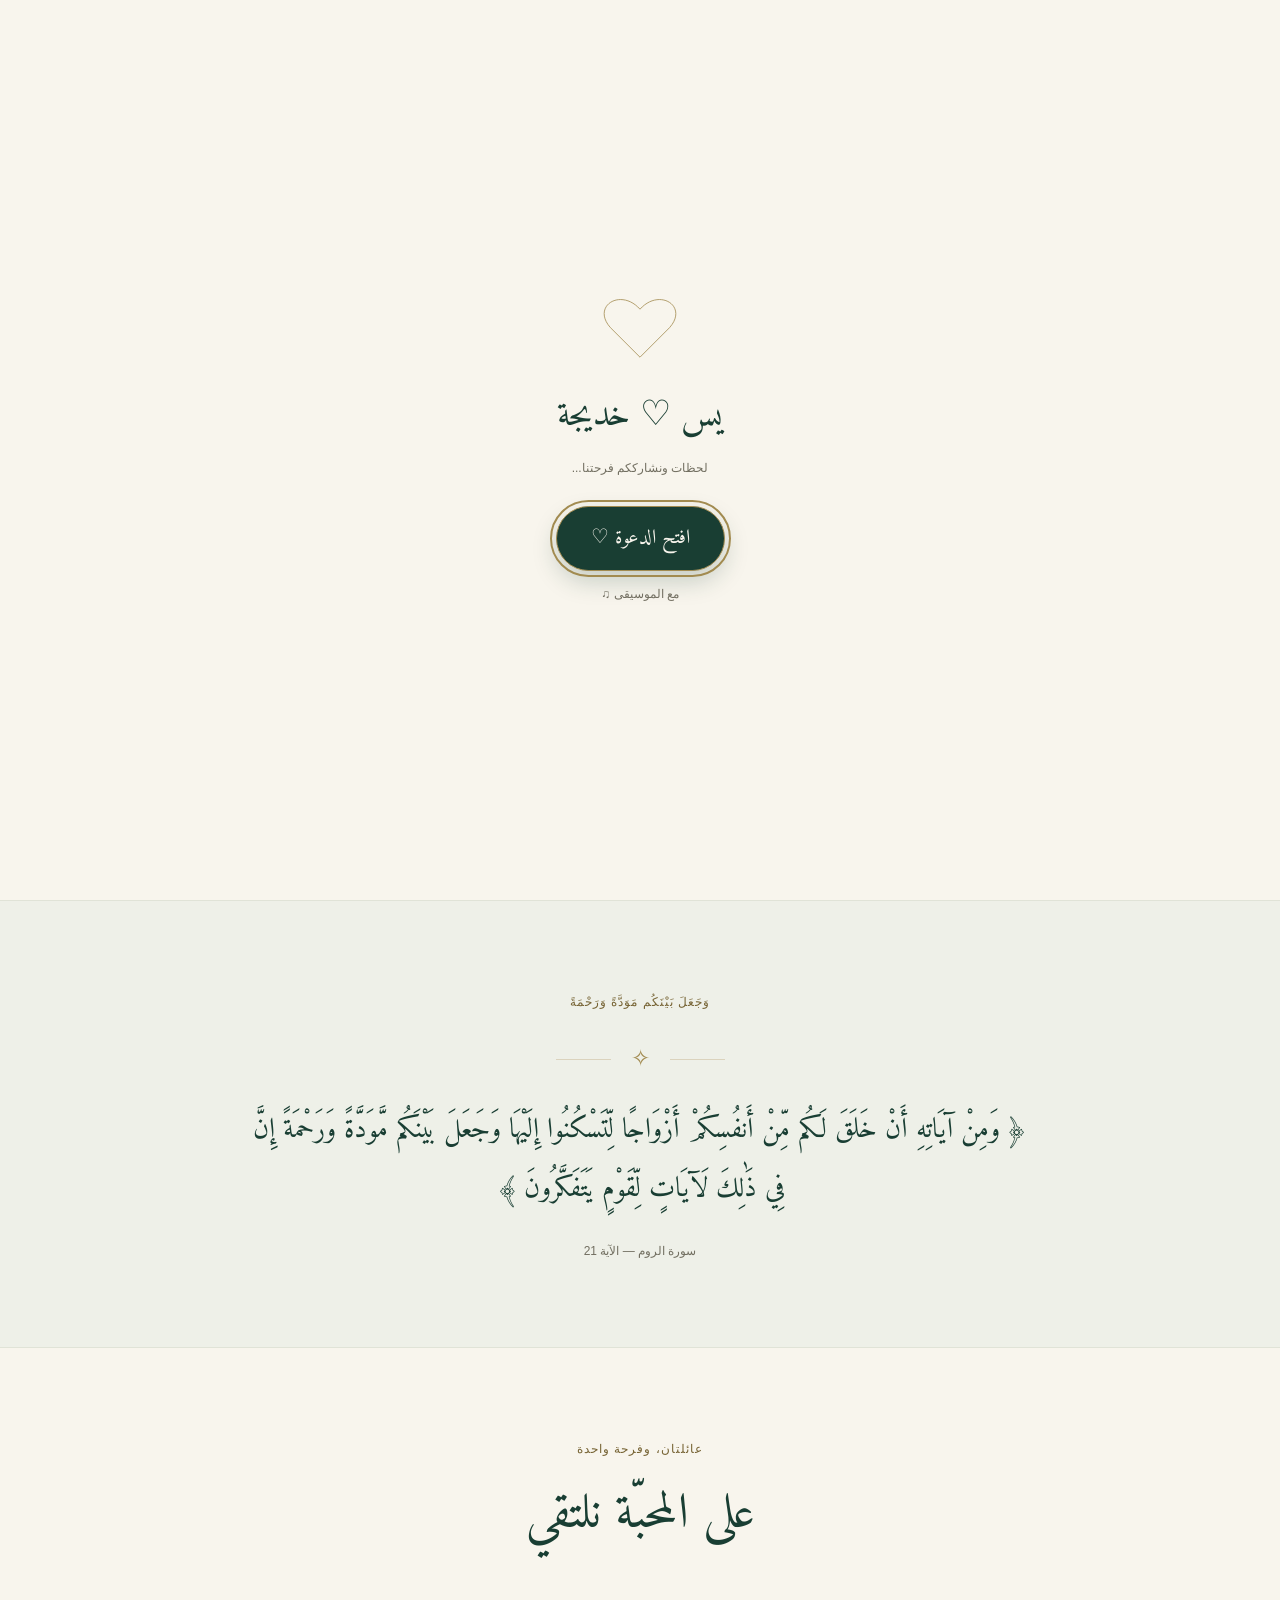
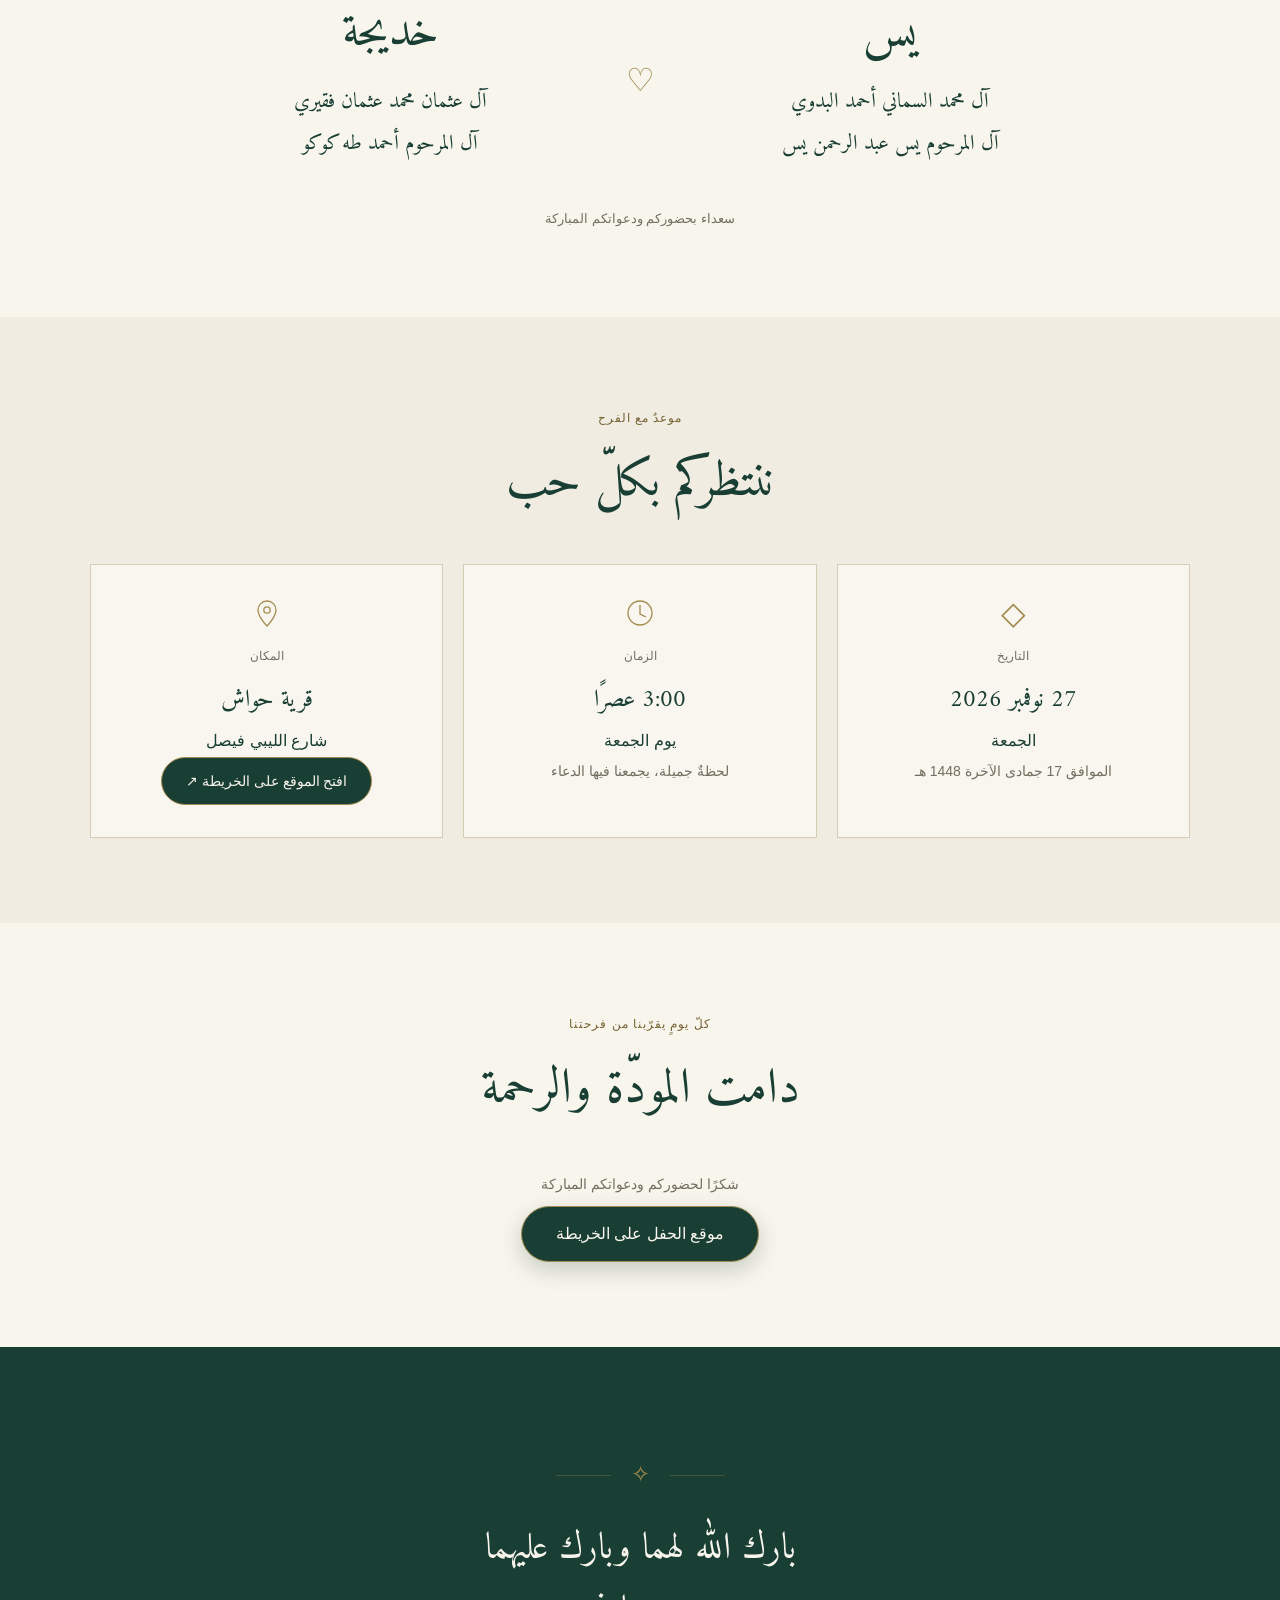
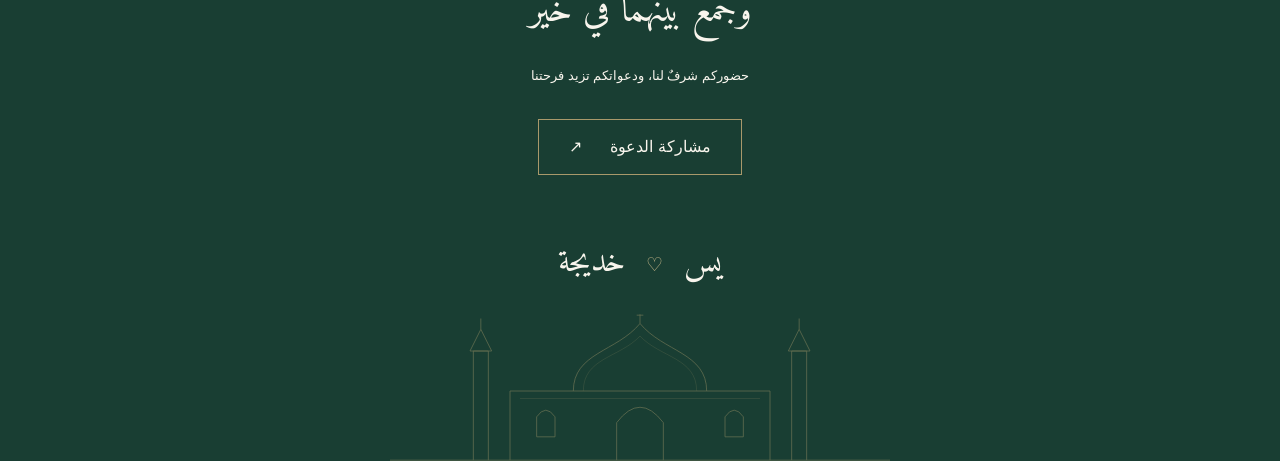
<file: index.html>
<!doctype html>
<html lang="ar" dir="rtl">
  <head>
    <meta charset="utf-8" />
    <meta name="viewport" content="width=device-width, initial-scale=1" />
    <meta name="theme-color" content="#193e33" />
    <title>يس وخديجة | دعوة عقد قران</title>
    <meta
      name="description"
      content="ندعوكم لتناول وجبة الغداء بمناسبة عقد قران يس وخديجة — الجمعة 27 نوفمبر 2026 الساعة 3:00 عصرًا، قرية حواش - شارع الليبي فيصل."
    />
    <meta property="og:title" content="دعوة عقد قران | يس وخديجة" />
    <meta
      property="og:description"
      content="الجمعة 27 نوفمبر 2026 · 3:00 عصرًا · قرية حواش - شارع الليبي فيصل"
    />
    <meta property="og:type" content="website" />
    <meta property="og:locale" content="ar_EG" />
    <meta property="og:url" content="https://wedding-invitation-yassin.ahmedkeejab7.workers.dev/" />
    <meta property="og:site_name" content="دعوة عقد قران يس وخديجة" />
    <meta property="og:image" content="https://wedding-invitation-yassin.ahmedkeejab7.workers.dev/assets/whatsapp-preview.jpg" />
    <meta property="og:image:secure_url" content="https://wedding-invitation-yassin.ahmedkeejab7.workers.dev/assets/whatsapp-preview.jpg" />
    <meta property="og:image:type" content="image/jpeg" />
    <meta property="og:image:width" content="1200" />
    <meta property="og:image:height" content="630" />
    <meta property="og:image:alt" content="دعوة عقد قران يس وخديجة — 27 نوفمبر 2026" />
    <meta name="twitter:card" content="summary_large_image" />
    <meta name="twitter:title" content="دعوة عقد قران | يس وخديجة" />
    <meta name="twitter:description" content="27 نوفمبر 2026 · 3:00 عصرًا · قرية حواش" />
    <meta name="twitter:image" content="https://wedding-invitation-yassin.ahmedkeejab7.workers.dev/assets/whatsapp-preview.jpg" />
    <link rel="canonical" href="https://wedding-invitation-yassin.ahmedkeejab7.workers.dev/" />
    <link rel="stylesheet" href="styles.css" />
    <script type="module" src="script.js"></script>
  </head>
  <body>
    <a class="skip-link" href="#details">الانتقال إلى تفاصيل الدعوة</a>
    <div class="opening" role="dialog" aria-label="دعوة عقد قران يس وخديجة">
      <svg viewBox="0 0 100 90" width="80" height="72">
        <path d="M50 79 13 42C-11 15 26-8 50 19C74-8 111 15 87 42Z" />
      </svg>
      <p class="opening-names">يس ♡ خديجة</p>
      <p>لحظات ونشارككم فرحتنا...</p>
      <button id="open-invite" class="open-invite" type="button" hidden>افتح الدعوة <span aria-hidden="true">♡</span></button>
      <p class="open-hint" hidden>مع الموسيقى ♫</p>
    </div>
    <header class="masthead">
      <a href="#" class="monogram" aria-label="دعوة يس وخديجة">ي <span>♡</span> خ</a
      ><span>بِكُم تَكتَمِلُ الفَرحَة</span
      ><a href="#details">تفاصيل الدعوة <span aria-hidden="true">↙</span></a>
    </header>
    <main>
      <section class="hero" aria-labelledby="couple-title">
        <div class="arch" aria-hidden="true"></div>
        <img
          class="botanical botanical-right"
          src="assets/floral-decoration.svg"
          alt=""
          width="320"
          height="600"
        />
        <img
          class="botanical botanical-left"
          src="assets/floral-decoration.svg"
          alt=""
          width="320"
          height="600"
        />
        <div class="hero-content">
          <p class="bismillah">بسم الله الرحمن الرحيم</p>
          <div class="ornament" aria-hidden="true">✧</div>
          <p class="intro">بفرحٍ يملأ القلوب<br />وبدعواتٍ تزهر بها الأيام</p>
          <p class="inviting">ندعوكم لتناول وجبة الغداء<br />بمناسبة عقد قران أبنائنا</p>
          <h1 id="couple-title"><span>يس</span><i>&amp;</i><span>خديجة</span></h1>
          <p class="hero-date">الجمعة <span>•</span> 27 نوفمبر 2026 <span>•</span> 3:00 عصرًا</p>
          <p class="place-small">قرية حواش · شارع الليبي فيصل</p>
          <a class="live-link" data-live href="#details"><span data-live-label>موقع الحفل على الخريطة</span></a>
        </div>
        <a class="scroll-cue" href="#verse">مرّر للأسفل <span aria-hidden="true">↓</span></a>
        <div class="hero-caption" aria-hidden="true">حكايةُ مودّةٍ ورحمة</div>
      </section>
      <section id="verse" class="verse-section section-pad">
        <div class="reveal">
          <span class="eyebrow">وَجَعَلَ بَيْنَكُم مَوَدَّةً وَرَحْمَةً</span>
          <div class="ornament" aria-hidden="true">✧</div>
          <p class="verse">﴿ وَمِنْ آيَاتِهِ أَنْ خَلَقَ لَكُم مِّنْ أَنفُسِكُمْ أَزْوَاجًا لِّتَسْكُنُوا إِلَيْهَا وَجَعَلَ بَيْنَكُم مَّوَدَّةً وَرَحْمَةً إِنَّ فِي ذَٰلِكَ لَآيَاتٍ لِّقَوْمٍ يَتَفَكَّرُونَ ﴾</p>
          <p class="verse-source">سورة الروم — الآية 21</p>
        </div>
      </section>
      <section class="families section-pad">
        <div class="reveal">
          <span class="eyebrow">عائلتان، وفرحة واحدة</span>
          <h2>على المحبّة نلتقي</h2>
          <div class="family-grid">
            <article>
              <h3>يس</h3>
              <p>آل محمد السماني أحمد البدوي</p>
              <p>آل المرحوم يس عبد الرحمن يس</p>
            </article>
            <span class="family-heart" aria-hidden="true">♡</span>
            <article>
              <h3>خديجة</h3>
              <p>آل عثمان محمد عثمان فقيري</p>
              <p>آل المرحوم أحمد طه كوكو</p>
            </article>
          </div>
          <p class="family-note">سعداء بحضوركم ودعواتكم المباركة</p>
        </div>
      </section>
      <section id="details" class="details section-pad">
        <div class="reveal">
          <span class="eyebrow">موعدٌ مع الفرح</span>
          <h2>ننتظركم بكلّ حب</h2>
          <div class="detail-grid">
            <article class="detail-card">
              <span class="detail-icon" aria-hidden="true">◇</span>
              <h3>التاريخ</h3>
              <p class="detail-main">27 نوفمبر 2026</p>
              <p>الجمعة</p>
              <p class="muted">الموافق 17 جمادى الآخرة 1448 هـ</p>
            </article>
            <article class="detail-card">
              <svg class="detail-icon" viewBox="0 0 32 32" aria-hidden="true">
                <circle cx="16" cy="16" r="12" />
                <path d="M16 8v9l6 3" />
              </svg>
              <h3>الزمان</h3>
              <p class="detail-main">3:00 عصرًا</p>
              <p>يوم الجمعة</p>
              <p class="muted">لحظةٌ جميلة، يجمعنا فيها الدعاء</p>
            </article>
            <a class="detail-card location-card" data-live aria-disabled="true" role="link"
              ><svg class="detail-icon" viewBox="0 0 32 32" aria-hidden="true">
                <path d="M16 29s-9-9.2-9-16a9 9 0 0 1 18 0c0 6.8-9 16-9 16Z" />
                <circle cx="16" cy="13" r="3.2" />
              </svg>
              <h3>المكان</h3>
              <p class="detail-main">قرية حواش</p>
              <p>شارع الليبي فيصل</p>
              <span class="map-button" data-live-label>افتح الموقع على الخريطة ↗</span></a
            >
          </div>
        </div>
      </section>
      <section class="countdown-section section-pad">
        <div class="reveal">
          <span class="eyebrow">كلّ يومٍ يقرّبنا من فرحتنا</span>
          <h2 id="countdown-heading">بقي على يوم لقائنا</h2>
          <div class="countdown" role="timer" aria-label="الوقت المتبقي إلى موعد عقد القران">
            <div><b id="days">—</b><span>أيام</span></div>
            <i>:</i>
            <div><b id="hours">—</b><span>ساعات</span></div>
            <i>:</i>
            <div><b id="minutes">—</b><span>دقائق</span></div>
            <i>:</i>
            <div><b id="seconds">—</b><span>ثواني</span></div>
          </div>
          <p id="countdown-note" class="muted">
            العدّ إلى موعد الحفل الساعة 3:00 عصرًا يوم الجمعة 27 نوفمبر.
          </p>
          <a class="live-link" data-live href="#details"><span data-live-label>موقع الحفل على الخريطة</span></a>
        </div>
      </section>
      <footer class="closing section-pad">
        <div class="reveal">
          <div class="ornament" aria-hidden="true">✧</div>
          <h2>بارك الله لهما وبارك عليهما<br />وجمع بينهما في خير</h2>
          <p>حضوركم شرفٌ لنا، ودعواتكم تزيد فرحتنا</p>
          <button id="share" class="share-button" type="button">
            مشاركة الدعوة <span aria-hidden="true">↗</span>
          </button>
          <p id="share-status" role="status"></p>
          <input id="share-url" aria-label="رابط الدعوة للنسخ" readonly hidden />
          <p class="footer-names">يس <span>♡</span> خديجة</p>
          <img src="assets/mosque-decoration.svg" alt="" width="600" height="180" loading="lazy" />
        </div>
      </footer>
    </main>
    <div class="music-controls" hidden>
      <button id="music" type="button" aria-label="تشغيل الموسيقى" aria-pressed="false">♫</button
      ><button id="mute" type="button" aria-label="كتم الموسيقى" aria-pressed="false">♪</button>
    </div>
    <p id="audio-status" class="sr-only" role="status"></p>
    <audio id="audio" loop preload="none" src="assets/wedding-background.wav"></audio>
  </body>
</html>
</file>
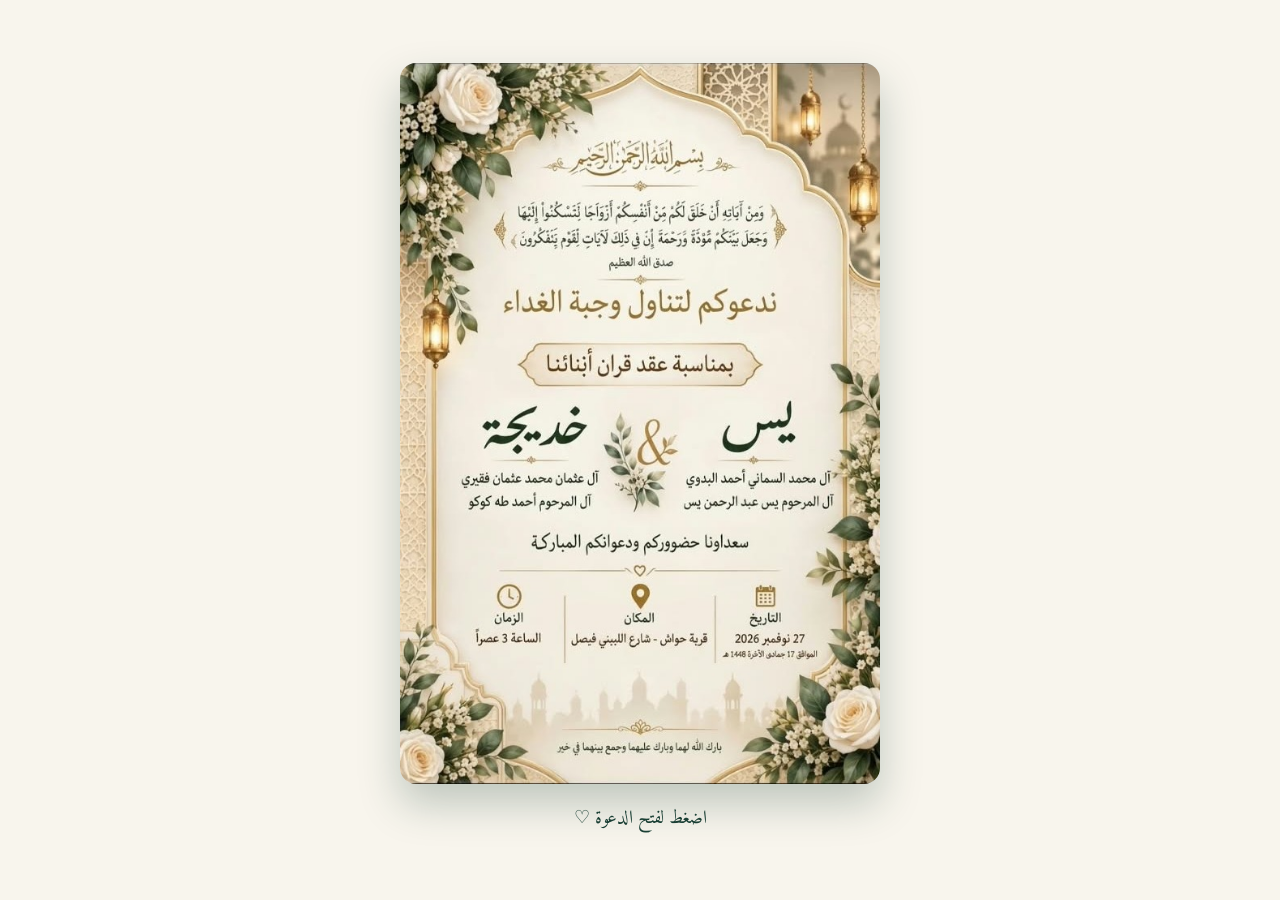
<file: cover.html>
<!doctype html>
<html lang="ar" dir="rtl">
  <head>
    <meta charset="utf-8" />
    <meta name="viewport" content="width=device-width, initial-scale=1" />
    <meta name="theme-color" content="#193e33" />
    <title>يس وخديجة | دعوة عقد قران</title>
    <meta
      name="description"
      content="ندعوكم لتناول وجبة الغداء بمناسبة عقد قران يس وخديجة — الجمعة 27 نوفمبر 2026. اضغط على الصورة لفتح الدعوة."
    />
    <meta property="og:title" content="دعوة عقد قران | يس وخديجة" />
    <meta property="og:description" content="27 نوفمبر 2026 · 3:00 عصرًا · قرية حواش · اضغط على الصورة لفتح الدعوة" />
    <meta property="og:type" content="website" />
    <meta property="og:locale" content="ar_EG" />
    <meta property="og:url" content="https://wedding-invitation-yassin.ahmedkeejab7.workers.dev/" />
    <meta property="og:site_name" content="دعوة عقد قران يس وخديجة" />
    <meta property="og:image" content="https://wedding-invitation-yassin.ahmedkeejab7.workers.dev/assets/whatsapp-preview.jpg" />
    <meta property="og:image:secure_url" content="https://wedding-invitation-yassin.ahmedkeejab7.workers.dev/assets/whatsapp-preview.jpg" />
    <meta property="og:image:type" content="image/jpeg" />
    <meta property="og:image:width" content="1200" />
    <meta property="og:image:height" content="630" />
    <meta property="og:image:alt" content="دعوة عقد قران يس وخديجة — 27 نوفمبر 2026" />
    <meta name="twitter:card" content="summary_large_image" />
    <meta name="twitter:image" content="https://wedding-invitation-yassin.ahmedkeejab7.workers.dev/assets/whatsapp-preview.jpg" />
    <link rel="stylesheet" href="styles.css" />
    <style>
      body {
        min-height: 100vh;
        display: flex;
        align-items: center;
        justify-content: center;
        padding: 24px;
      }
      .cover-link {
        display: block;
        max-width: 480px;
        width: 100%;
        text-decoration: none;
        text-align: center;
      }
      .cover-link img {
        width: 100%;
        height: auto;
        border-radius: 16px;
        box-shadow: 0 20px 40px rgba(25, 62, 51, 0.25);
        display: block;
      }
      .cover-link p {
        margin-top: 18px;
        font-family: var(--serif);
        font-size: 1.15rem;
        color: var(--green);
      }
    </style>
  </head>
  <body>
    <a
      class="cover-link"
      href="index.html?autoplay=1"
      aria-label="فتح دعوة عقد قران يس وخديجة"
    >
      <img
        src="assets/invitation-card.jpg"
        width="592"
        height="889"
        alt="دعوة عقد قران يس وخديجة — 27 نوفمبر 2026"
      />
      <p>اضغط لفتح الدعوة ♡</p>
    </a>
  </body>
</html>
</file>
<file: styles.css>
@font-face {
  font-family: Amiri;
  src: url('assets/amiri-arabic.ttf') format('truetype');
  font-display: swap;
  font-weight: 400;
}
:root {
  --ivory: #f8f5ed;
  --green: #193e33;
  --gold: #a28b50;
  --muted: #726f61;
  --line: #dbd3bd;
  --serif: Amiri, 'Geeza Pro', 'Traditional Arabic', serif;
}
* {
  box-sizing: border-box;
}
html {
  scroll-behavior: smooth;
  scroll-padding-top: 30px;
}
body {
  margin: 0;
  background: var(--ivory);
  color: var(--green);
  font-family: Tahoma, Arial, sans-serif;
  font-size: 16px;
  line-height: 1.9;
}
a {
  color: inherit;
}
button,
input {
  font: inherit;
}
button,
a {
  -webkit-tap-highlight-color: transparent;
}
button {
  cursor: pointer;
}
a:focus-visible,
button:focus-visible,
input:focus-visible {
  outline: 3px solid var(--gold);
  outline-offset: 6px;
}
button:disabled {
  cursor: default;
}
h1,
h2,
h3,
p {
  margin: 0;
}
h2 {
  font: 400 clamp(36px, 5vw, 49px)/1.7 var(--serif);
  margin: 10px 0 38px;
}
.masthead {
  height: 88px;
  max-width: 1320px;
  margin: auto;
  padding: 0 5%;
  display: flex;
  align-items: center;
  justify-content: space-between;
  font-size: 12px;
  letter-spacing: 1px;
  border-bottom: 1px solid var(--line);
}
.masthead a {
  text-decoration: none;
  min-height: 44px;
  display: flex;
  align-items: center;
  gap: 14px;
}
.masthead .monogram {
  font: 30px var(--serif);
  gap: 8px;
}
.monogram span {
  color: var(--gold);
  font-size: 19px;
}
.hero {
  position: relative;
  isolation: isolate;
  min-height: 810px;
  min-height: calc(100svh - 88px);
  display: flex;
  align-items: center;
  justify-content: center;
  padding: 86px 20px 105px;
  overflow: hidden;
  text-align: center;
}
.arch {
  position: absolute;
  z-index: -1;
  top: 35px;
  bottom: 48px;
  width: min(610px, 80%);
  border: 1px solid var(--line);
  border-radius: 48% 48% 0 0;
}
.arch:after {
  content: '';
  position: absolute;
  inset: 12px;
  border: 1px solid #ded6c380;
  border-radius: inherit;
}
.botanical {
  position: absolute;
  z-index: -1;
  width: clamp(190px, 28vw, 360px);
  height: auto;
  bottom: 8%;
  opacity: 0.85;
}
.botanical-right {
  right: calc(50% - 565px);
  transform: rotate(-20deg);
}
.botanical-left {
  left: calc(50% - 565px);
  transform: scaleX(-1) rotate(-20deg);
}
.bismillah {
  font: 25px var(--serif);
}
.ornament {
  display: flex;
  align-items: center;
  justify-content: center;
  gap: 20px;
  color: var(--gold);
  font-size: 23px;
  margin: 21px auto;
}
.ornament:before,
.ornament:after {
  content: '';
  width: 55px;
  height: 1px;
  background: var(--line);
}
.intro {
  font: 24px/1.7 var(--serif);
}
.inviting {
  font-size: 14px;
  line-height: 2;
  margin-top: 20px;
  color: var(--muted);
}
h1 {
  font: 400 clamp(76px, 9vw, 115px)/1.45 var(--serif);
  display: flex;
  align-items: center;
  justify-content: center;
  gap: 30px;
  margin: 8px 0;
}
h1 i {
  font:
    italic 40px Georgia,
    serif;
  color: var(--gold);
}
.hero-date {
  font-size: 14px;
}
.hero-date span {
  padding: 0 13px;
  color: var(--gold);
}
.place-small {
  font-size: 12px;
  color: var(--muted);
  margin-top: 6px;
}
.scroll-cue {
  position: absolute;
  bottom: 15px;
  font-size: 11px;
  text-decoration: none;
  display: flex;
  flex-direction: column;
  align-items: center;
  padding: 10px;
  line-height: 1.5;
}
.scroll-cue span {
  font-size: 22px;
  animation: drift 2s ease-in-out infinite;
}
.hero-caption {
  position: absolute;
  left: 5%;
  top: 50%;
  writing-mode: vertical-rl;
  font-family: var(--serif);
  font-size: 17px;
  color: var(--muted);
}
.section-pad {
  padding: 85px 24px;
  text-align: center;
}
.eyebrow {
  font-size: 12px;
  letter-spacing: 1px;
  color: #756232;
}
.verse-section {
  background: #eef0e8;
  border-top: 1px solid #e0e3d7;
  border-bottom: 1px solid #e0e3d7;
}
.verse {
  font: 28px/2.1 var(--serif);
  max-width: 790px;
  margin: 0 auto;
}
.verse-source {
  font-size: 12px;
  color: var(--muted);
  margin-top: 20px;
}
.family-grid {
  display: grid;
  grid-template-columns: 1fr 80px 1fr;
  max-width: 920px;
  margin: auto;
  align-items: center;
}
.family-grid h3 {
  font: 58px/1.7 var(--serif);
  margin-bottom: 8px;
}
.family-grid p {
  font: 21px/2 var(--serif);
}
.family-heart {
  color: var(--gold);
  font-size: 32px;
}
.family-note {
  margin-top: 42px;
  font-size: 13px;
  color: var(--muted);
}
.details {
  background: #f0ece2;
}
.detail-grid {
  display: grid;
  grid-template-columns: repeat(3, 1fr);
  gap: 20px;
  max-width: 1100px;
  margin: auto;
}
.detail-card {
  border: 1px solid #d6ccb4;
  padding: 32px 18px;
  background: #f9f6ef;
  display: flex;
  align-items: center;
  flex-direction: column;
  justify-content: flex-start;
  text-decoration: none;
}
.detail-icon {
  display: block;
  width: 32px;
  height: 32px;
  font-size: 32px;
  line-height: 32px;
  color: var(--gold);
  fill: none;
  stroke: var(--gold);
  stroke-width: 1.3;
  margin-bottom: 16px;
}
.detail-card h3 {
  font-size: 12px;
  font-weight: 400;
  color: var(--muted);
  margin-bottom: 12px;
}
.detail-main {
  font: 24px/1.7 var(--serif);
  margin-bottom: 6px;
}
.muted {
  font-size: 14px;
  color: var(--muted);
  line-height: 2;
}
.map-button {
  font-size: 12px;
  border-bottom: 1px solid var(--gold);
  padding: 12px 0 4px;
  margin-top: auto;
}
.location-card[href]:hover {
  border-color: var(--gold);
  background: white;
}
.location-card[aria-disabled] {
  opacity: 0.85;
}
.countdown {
  display: flex;
  direction: rtl;
  align-items: flex-start;
  justify-content: center;
  gap: 25px;
  margin: 0 auto 25px;
  font-family: Georgia, serif;
}
.countdown div {
  min-width: 70px;
}
.countdown b {
  font-size: 53px;
  font-weight: 400;
  line-height: 1.4;
  font-variant-numeric: tabular-nums;
}
.countdown span {
  display: block;
  font:
    12px Tahoma,
    sans-serif;
  color: var(--muted);
  margin-top: 12px;
}
.countdown i {
  font-size: 30px;
  color: var(--gold);
  font-style: normal;
  padding-top: 9px;
}
.closing {
  background: var(--green);
  color: var(--ivory);
  position: relative;
  padding-bottom: 0;
  overflow: hidden;
}
.closing h2 {
  font-size: 37px;
  margin-bottom: 20px;
}
.closing p {
  font-size: 13px;
}
.closing .ornament:after,
.closing .ornament:before {
  background: #a28b5050;
}
.share-button {
  background: transparent;
  border: 1px solid #a8996b;
  color: #f8f5ed;
  padding: 12px 30px;
  min-height: 48px;
  margin-top: 30px;
}
.share-button:hover {
  background: #ffffff0c;
}
.share-button span {
  margin-right: 24px;
}
.closing #share-status {
  min-height: 28px;
  margin: 8px 0;
}
.closing .footer-names {
  font: 32px var(--serif);
  margin-top: 24px;
}
.footer-names span {
  font-size: 19px;
  color: #c4b789;
  padding: 0 12px;
}
.closing img {
  display: block;
  width: min(500px, 100%);
  height: auto;
  opacity: 0.45;
  margin: 20px auto 0;
}
.music-controls {
  position: fixed;
  bottom: 20px;
  left: 20px;
  z-index: 5;
  display: flex;
  gap: 5px;
  background: var(--ivory);
  border: 1px solid var(--line);
  border-radius: 30px;
  padding: 3px;
  box-shadow: 0 4px 20px #193e3310;
}
.music-controls[hidden] {
  display: none;
}
.music-controls button {
  border: 0;
  border-radius: 50%;
  background: transparent;
  color: var(--green);
  width: 44px;
  height: 44px;
  font-size: 22px;
}
.music-controls button[aria-pressed='true'] {
  background: var(--green);
  color: var(--ivory);
}
.opening {
  position: fixed;
  inset: 0;
  z-index: 20;
  background: var(--ivory);
  display: flex;
  flex-direction: column;
  align-items: center;
  justify-content: center;
  pointer-events: none;
  animation: opening-close 0.6s ease 1.8s forwards;
}
.opening svg {
  fill: none;
  stroke: var(--gold);
  stroke-width: 1;
  stroke-dasharray: 300;
  animation: heart-draw 1.8s ease both;
}
.opening p {
  font-size: 12px;
  color: var(--muted);
}
.opening .opening-names {
  font: 35px var(--serif);
  margin: 20px 0 10px;
  color: var(--green);
}
.skip-link {
  position: fixed;
  top: -100px;
  background: var(--ivory);
  padding: 12px;
  z-index: 30;
}
.skip-link:focus {
  top: 10px;
}
.sr-only {
  position: absolute;
  width: 1px;
  height: 1px;
  padding: 0;
  margin: -1px;
  overflow: hidden;
  clip: rect(0, 0, 0, 0);
  white-space: nowrap;
  border: 0;
}
#share-url {
  width: min(450px, 100%);
  padding: 10px;
  direction: ltr;
}
.reveal {
  animation: reveal-in 0.8s ease both;
}
.reveal.pending {
  opacity: 0;
  transform: translateY(20px);
  animation: none;
}
.reveal.visible {
  opacity: 1;
  transform: none;
  transition:
    opacity 0.8s,
    transform 0.8s;
}
@keyframes heart-draw {
  from {
    stroke-dashoffset: 300;
  }
  to {
    stroke-dashoffset: 0;
  }
}
@keyframes opening-close {
  to {
    opacity: 0;
    visibility: hidden;
  }
}
@keyframes drift {
  50% {
    transform: translateY(5px);
  }
}
@keyframes reveal-in {
  from {
    opacity: 0;
    transform: translateY(15px);
  }
  to {
    opacity: 1;
    transform: none;
  }
}
@media (min-width: 1500px) {
  .hero {
    min-height: 850px;
  }
}
@media (max-width: 700px) {
  .masthead {
    height: 70px;
    padding: 0 6%;
    font-size: 11px;
  }
  .masthead > span {
    display: none;
  }
  .hero {
    min-height: 760px;
    min-height: calc(100svh - 70px);
    padding: 75px 15px 95px;
  }
  .arch {
    top: 25px;
    bottom: 55px;
    width: 88%;
  }
  .botanical {
    width: 225px;
    bottom: 8%;
    opacity: 0.65;
  }
  .botanical-right {
    right: -130px;
  }
  .botanical-left {
    left: -130px;
  }
  .hero-caption {
    display: none;
  }
  .hero-content {
    width: 100%;
  }
  .bismillah {
    font-size: 23px;
  }
  .intro {
    font-size: 22px;
  }
  h1 {
    font-size: 80px;
    gap: 18px;
    margin: 15px 0;
  }
  .inviting {
    font-size: 13px;
  }
  h1 i {
    font-size: 30px;
  }
  .hero-date {
    font-size: 12px;
  }
  .section-pad {
    padding: 62px 23px;
  }
  .verse {
    font-size: 25px;
    line-height: 2;
  }
  .eyebrow {
    font-size: 11px;
  }
  .family-grid {
    grid-template-columns: 1fr;
    gap: 18px;
  }
  .family-grid h3 {
    font-size: 51px;
  }
  .family-grid p {
    font-size: 21px;
  }
  .family-heart {
    font-size: 25px;
  }
  .family-note {
    margin-top: 28px;
  }
  .detail-grid {
    grid-template-columns: 1fr;
    max-width: 430px;
    gap: 14px;
  }
  .detail-card {
    padding: 25px 18px;
  }
  .detail-main {
    font-size: 25px;
  }
  .countdown {
    gap: 10px;
  }
  .countdown div {
    min-width: 49px;
  }
  .countdown b {
    font-size: 39px;
  }
  .countdown i {
    font-size: 24px;
    padding-top: 4px;
  }
  .closing {
    padding-bottom: 0;
  }
  .closing h2 {
    font-size: 31px;
  }
  .music-controls {
    bottom: 12px;
    left: 12px;
  }
  .music-controls button {
    width: 44px;
    height: 44px;
  }
}
@media (prefers-reduced-motion: reduce) {
  html {
    scroll-behavior: auto;
  }
  *,
  *:before,
  *:after {
    animation: none !important;
    transition: none !important;
  }
  .opening {
    display: none;
  }
  .reveal.pending {
    opacity: 1;
    transform: none;
  }
}

[hidden] {
  display: none !important;
}

.live-link {
  display: inline-flex;
  align-items: center;
  justify-content: center;
  gap: 12px;
  min-height: 52px;
  margin-top: 26px;
  padding: 12px 34px;
  border-radius: 999px;
  background: var(--green);
  color: var(--ivory);
  border: 1px solid var(--gold);
  font-size: 16px;
  text-decoration: none;
  box-shadow: 0 8px 22px #193e3338;
}
.live-link:hover { background: #12302a; }
.live-link:not([href]) { opacity: 0.7; cursor: default; }
.live-dot {
  width: 10px;
  height: 10px;
  border-radius: 50%;
  background: #e5484d;
  animation: live-pulse 1.6s ease-in-out infinite;
}
@keyframes live-pulse { 50% { opacity: 0.35; } }
.countdown-section .live-link { margin-top: 8px; }
.location-card[href] .map-button {
  background: var(--green);
  color: var(--ivory);
  border: 1px solid var(--gold);
  border-radius: 999px;
  padding: 10px 24px;
  font-size: 14px;
}
.family-grid h3 { font-size: 46px; }
h1 span { overflow-wrap: anywhere; }
@media (max-width: 700px) {
  h1 { flex-direction: column; gap: 0; font-size: 64px; line-height: 1.35; margin: 10px 0; }
  h1 i { font-size: 28px; }
  .family-grid h3 { font-size: 40px; }
}

/* Tap-to-open gate: browsers only allow music after a tap, so the opening screen waits for one. */
html.gate .opening {
  animation: none;
  pointer-events: auto;
  display: flex;
}
html.gate .opening.closing {
  animation: opening-close 0.6s ease forwards;
  pointer-events: none;
}
.open-invite {
  margin-top: 26px;
  padding: 14px 34px;
  border: 1px solid var(--gold);
  border-radius: 999px;
  background: var(--green);
  color: var(--ivory);
  font: 20px var(--serif);
  cursor: pointer;
  box-shadow: 0 10px 24px rgba(25, 62, 51, 0.22);
  animation: invite-pulse 2.2s ease-in-out 1.8s infinite;
}
.open-invite:focus-visible { outline: 2px solid var(--gold); outline-offset: 4px; }
.opening .open-hint { margin-top: 12px; }
@keyframes invite-pulse { 50% { transform: scale(1.04); } }
@media (prefers-reduced-motion: reduce) {
  html.gate .opening { display: flex; }
  .open-invite { animation: none; }
}
</file>
